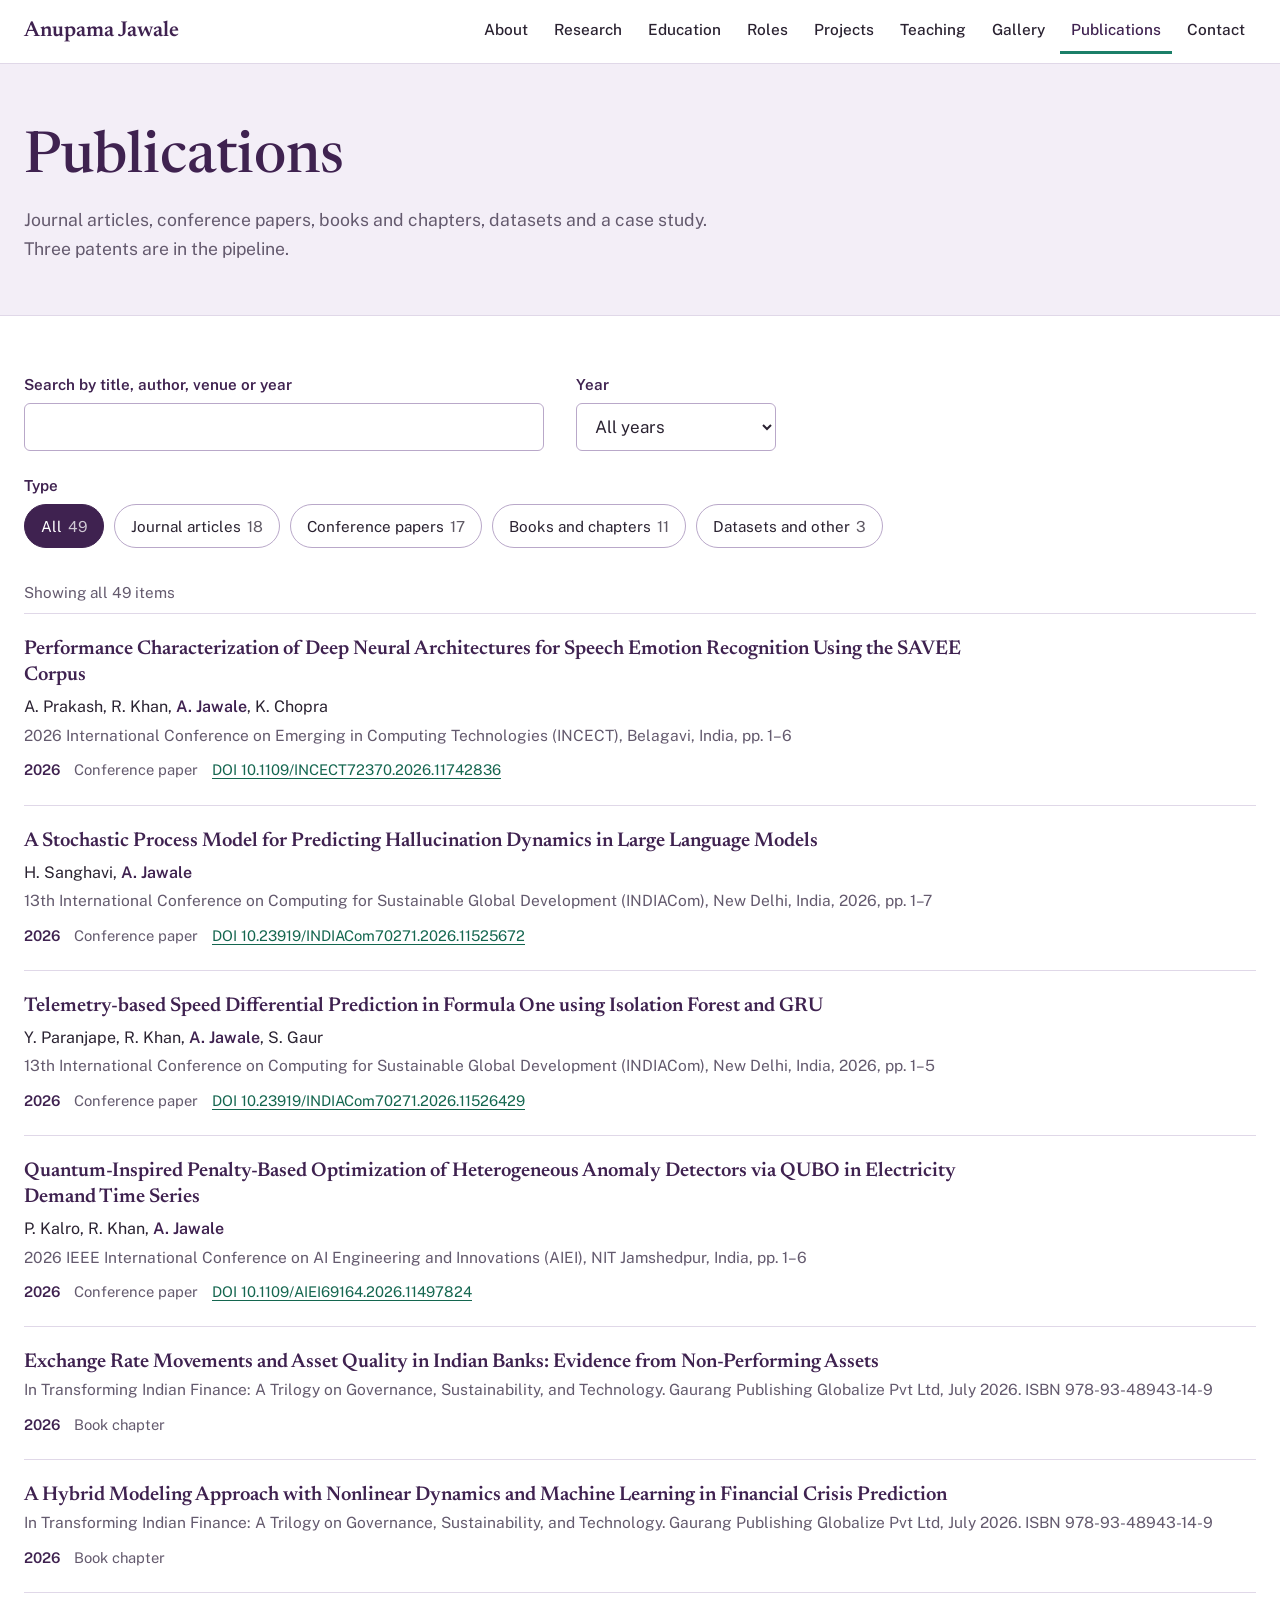
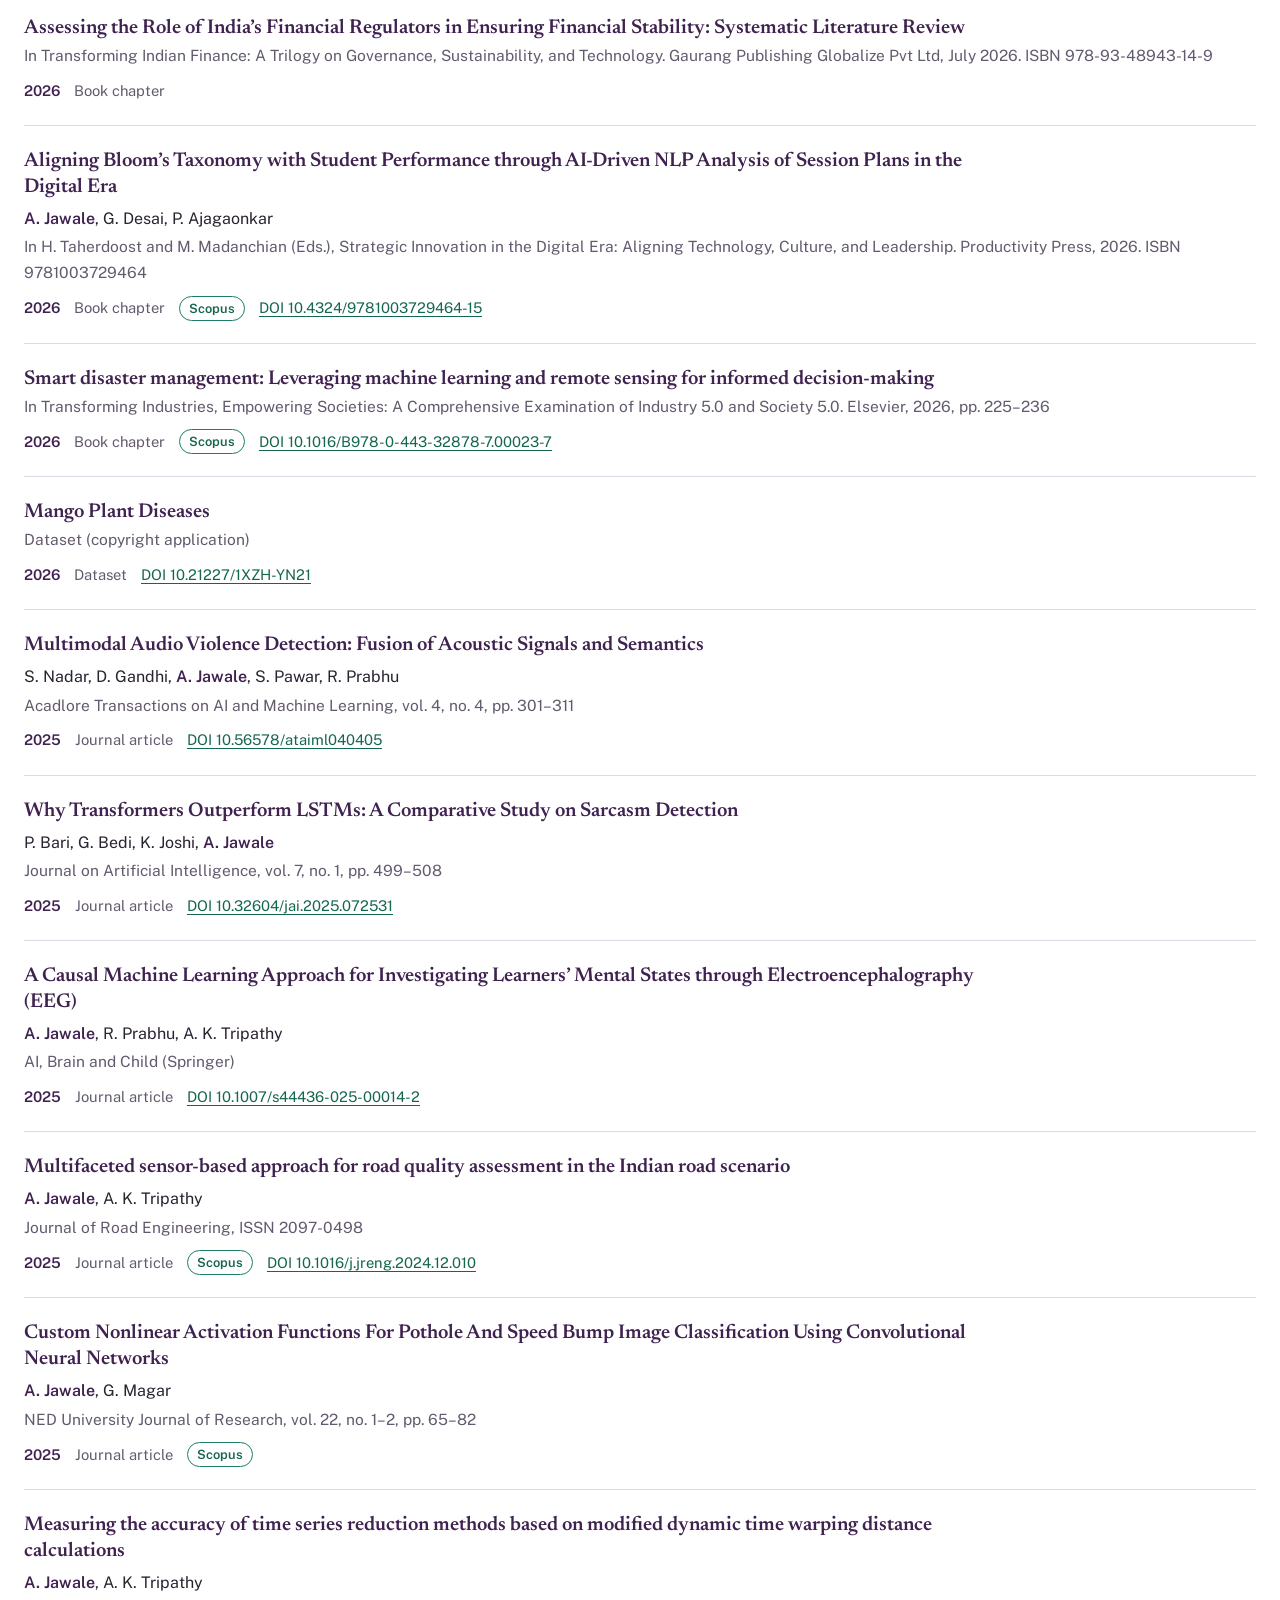
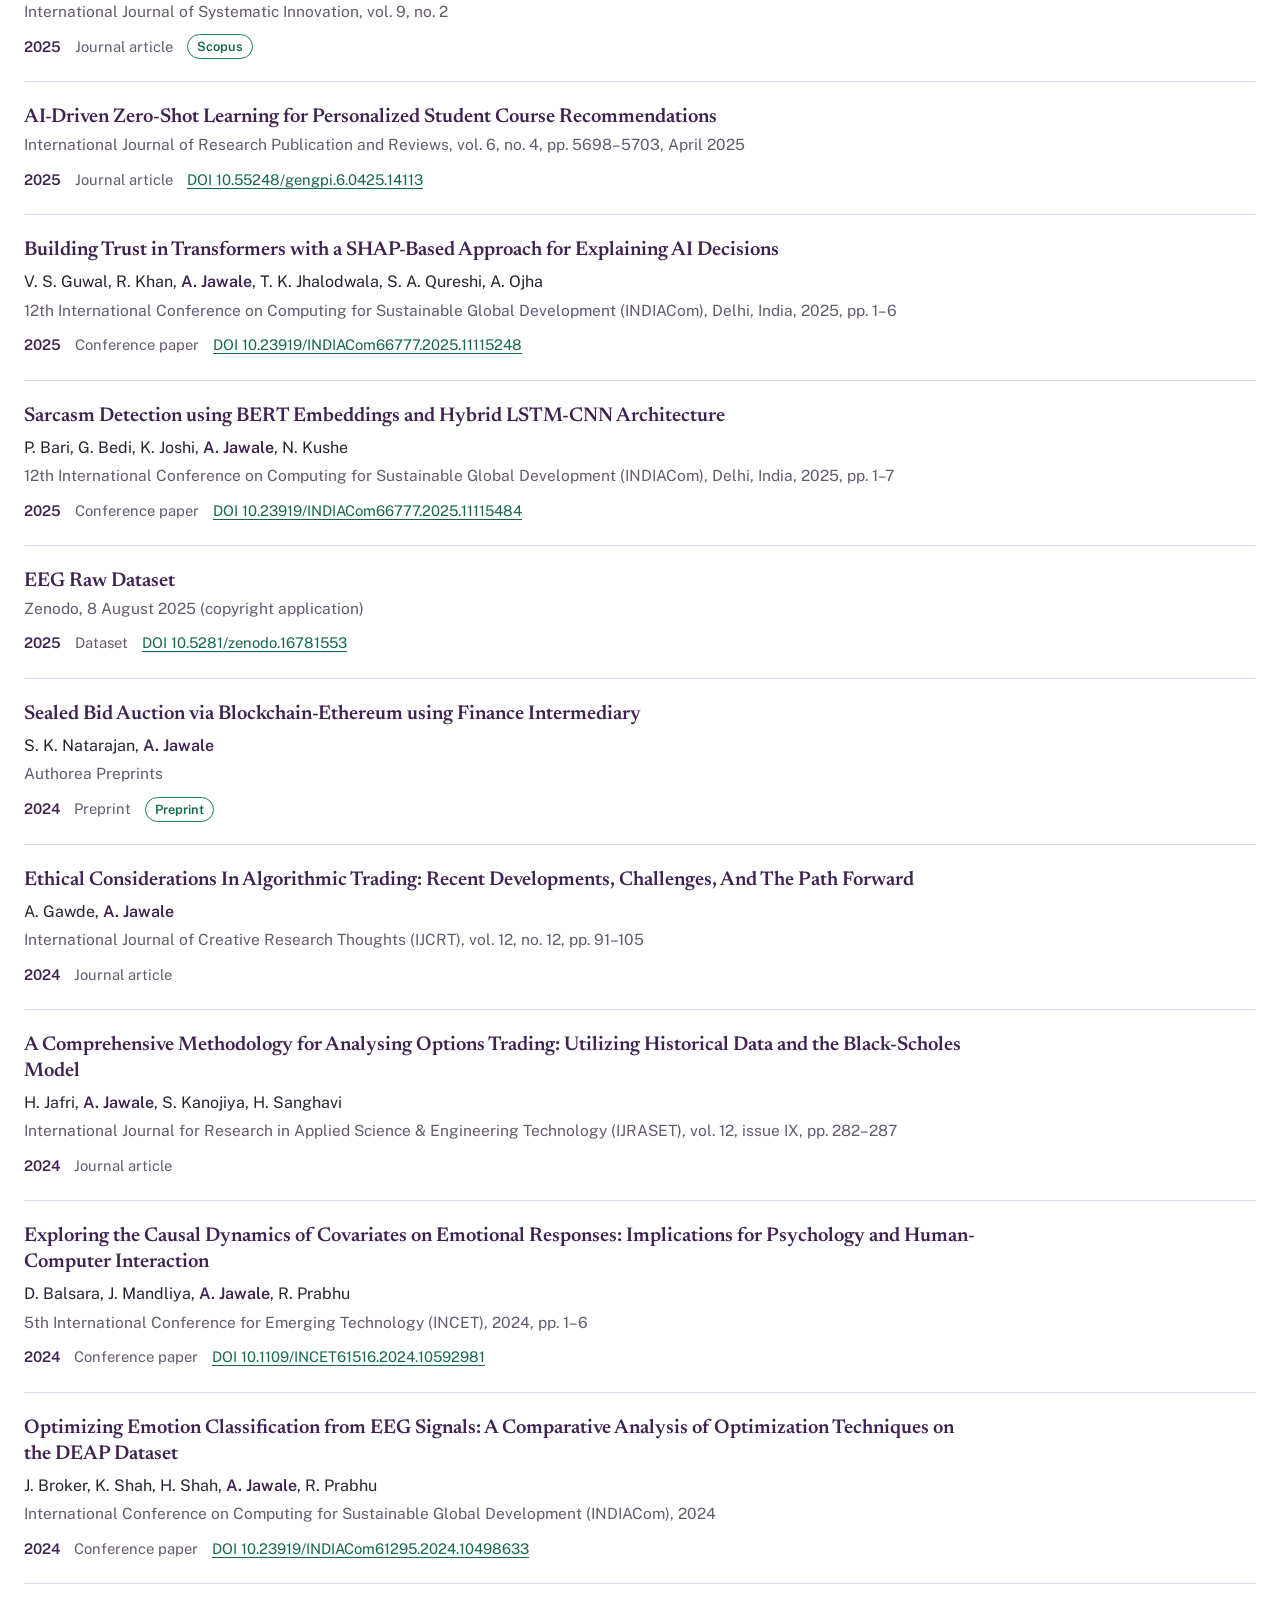
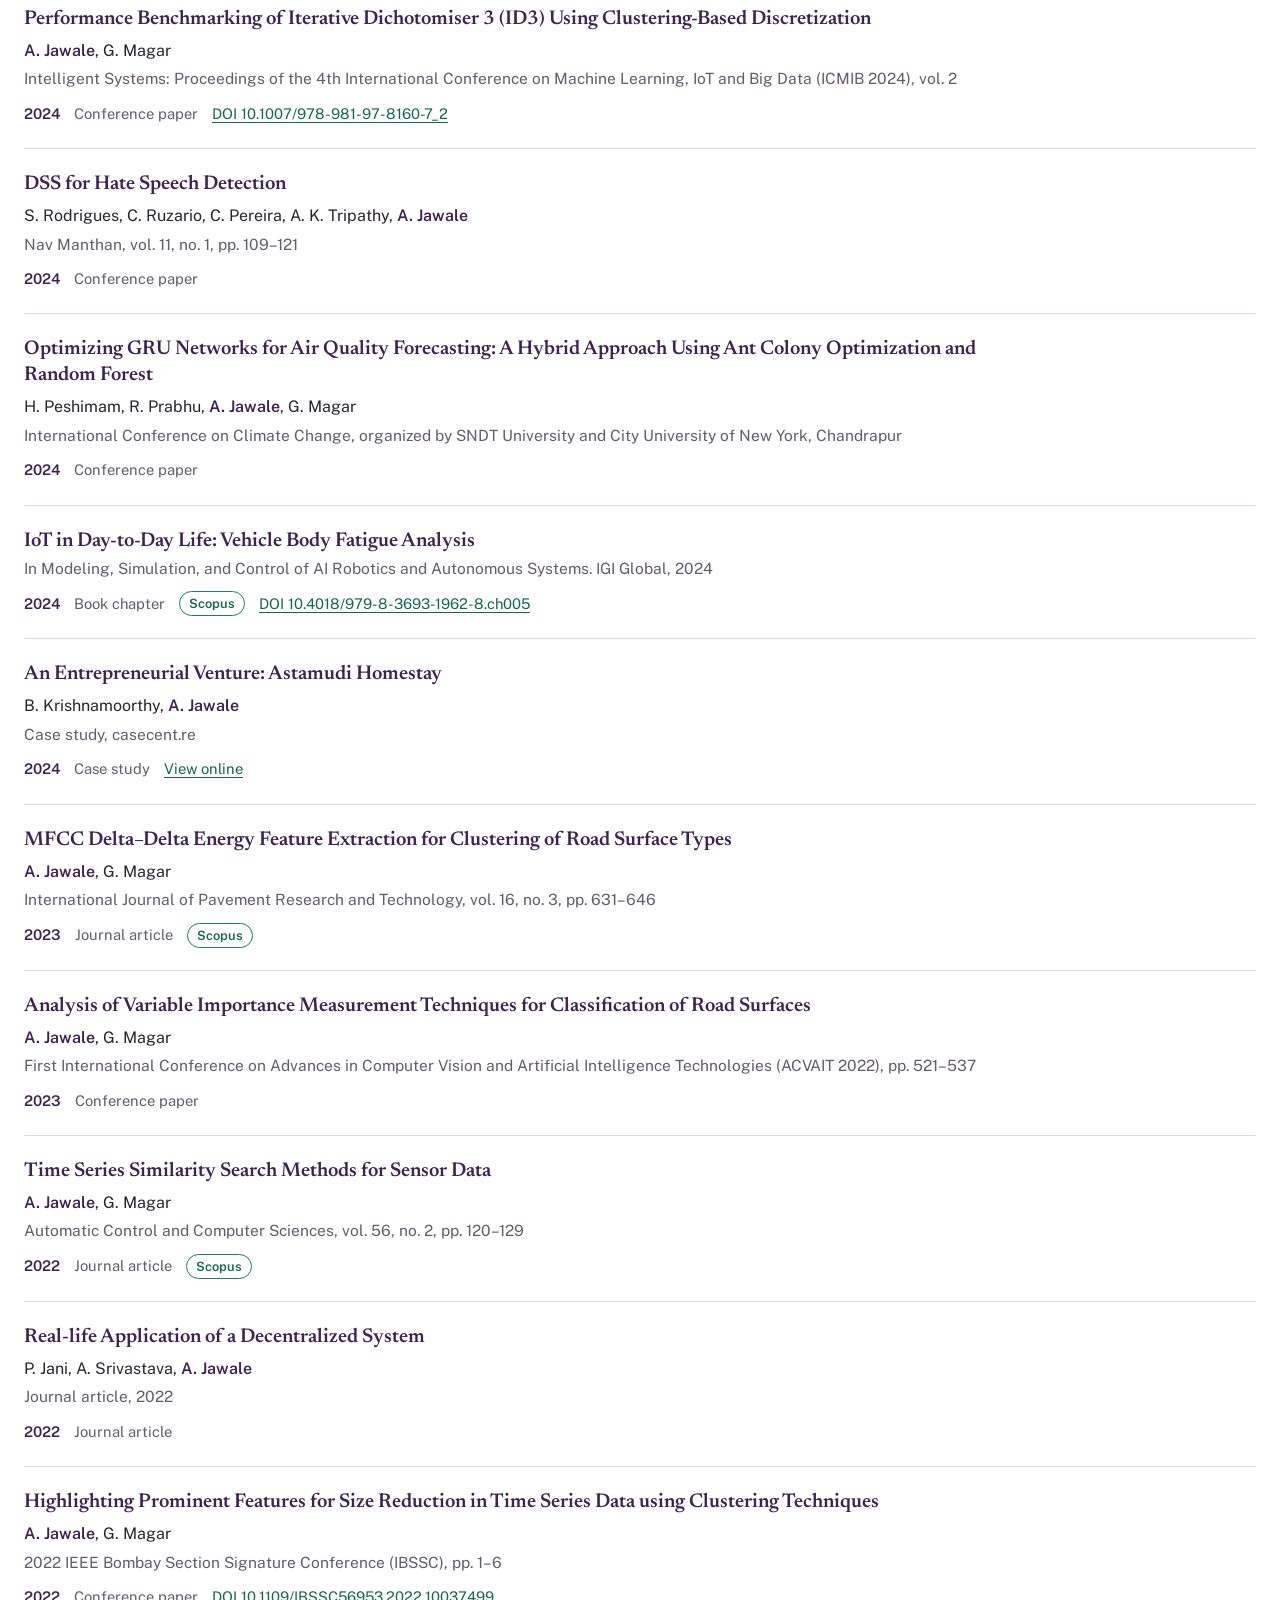
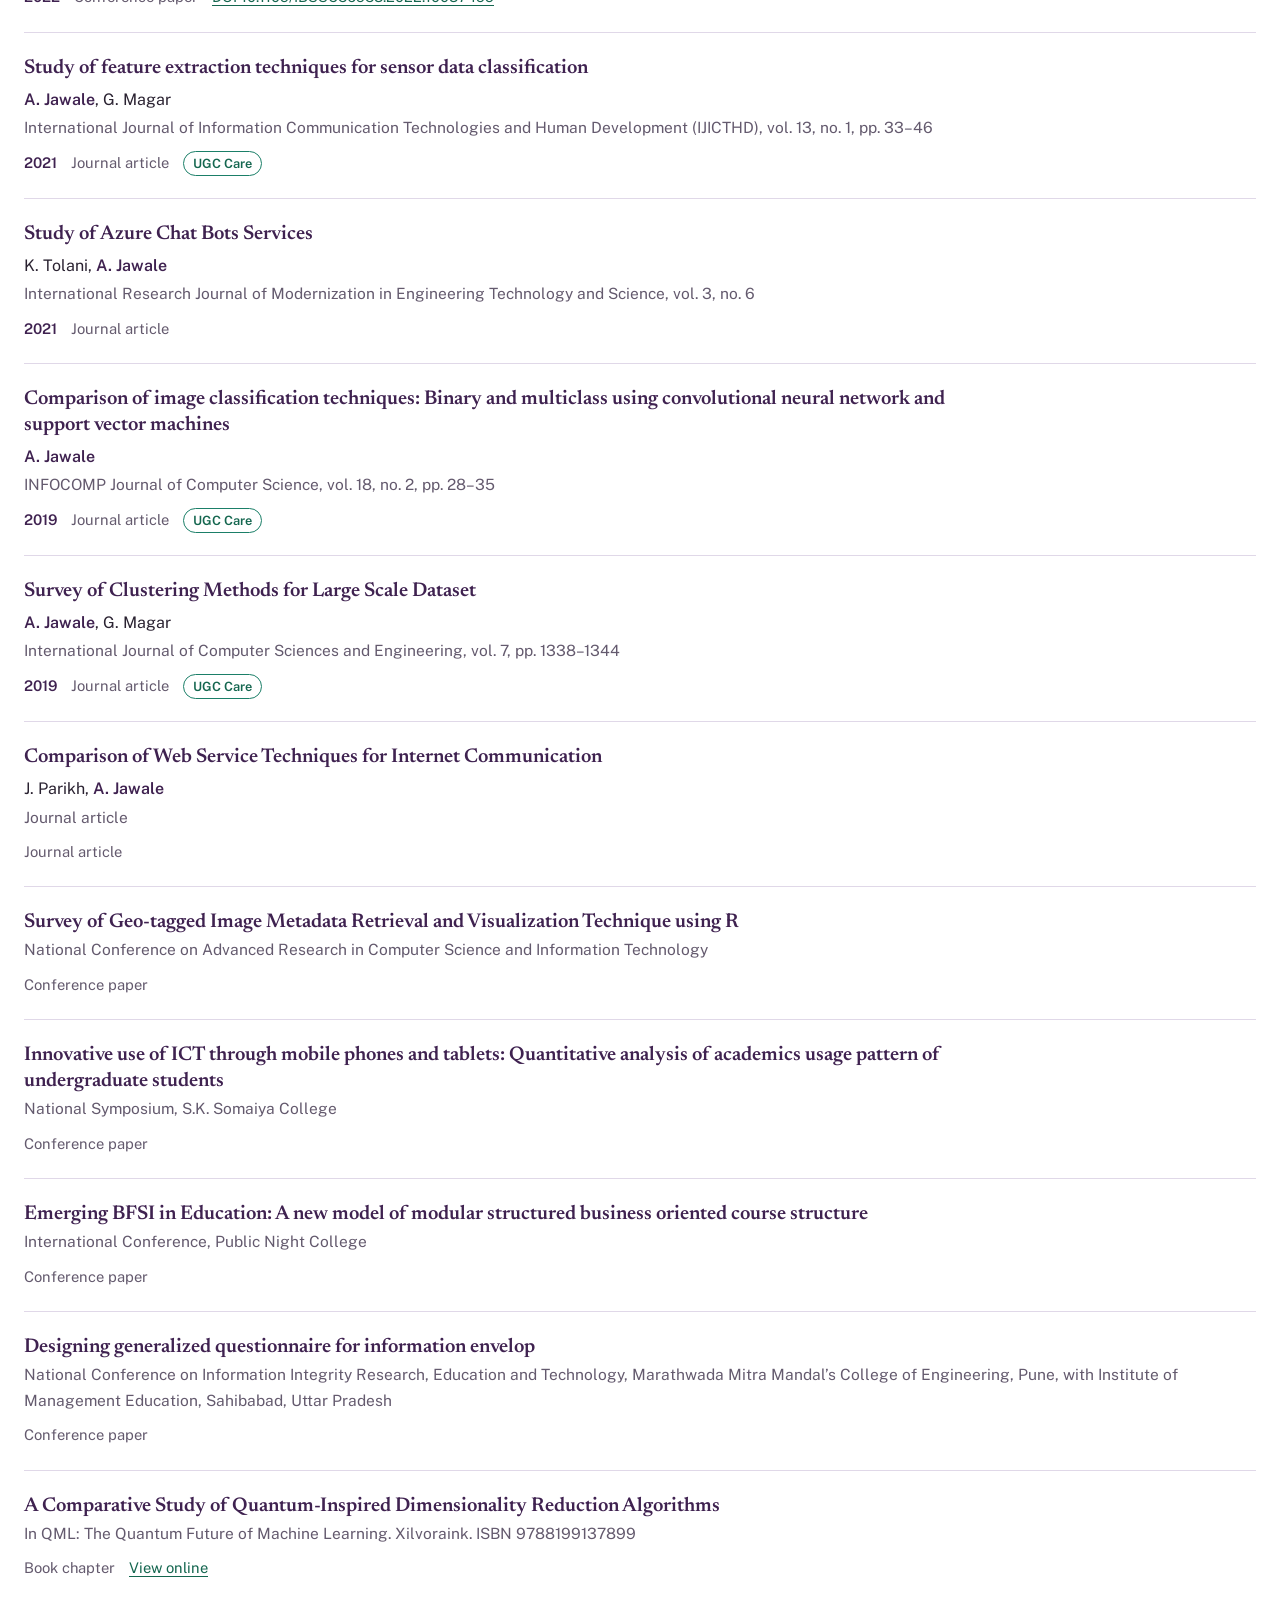
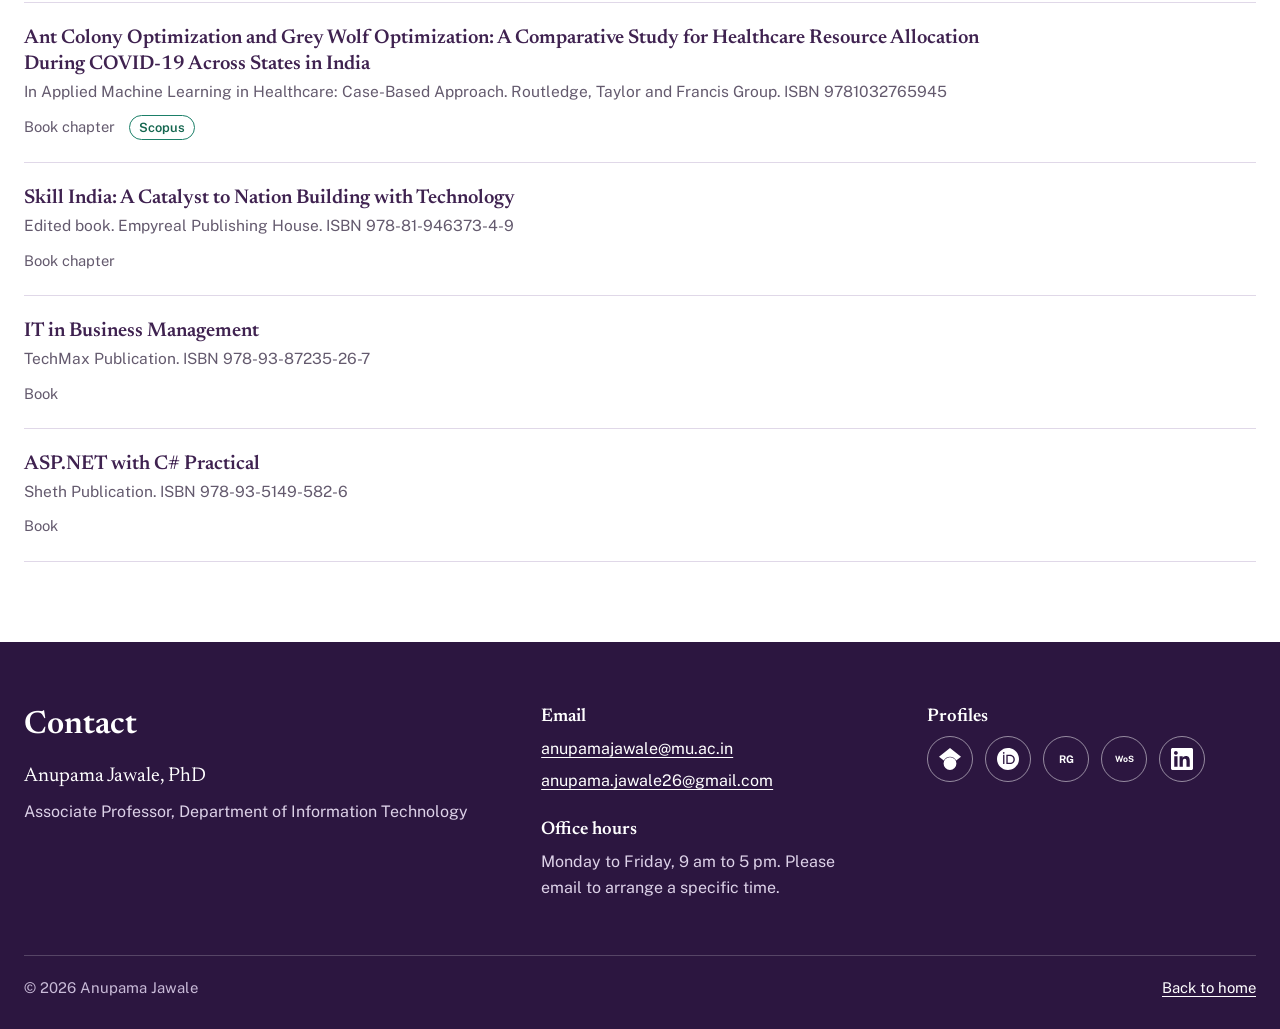
<file: publications.html>
<!DOCTYPE html>
<html lang="en">
<head>
  <meta charset="utf-8">
  <meta name="viewport" content="width=device-width, initial-scale=1">
  <meta name="format-detection" content="telephone=no">
  <meta name="color-scheme" content="light">
  <title>Publications | Anupama Jawale, PhD</title>
  <meta name="description" content="Journal articles, conference papers, books, chapters and datasets by Anupama Jawale, PhD, Associate Professor, University of Mumbai.">
  <meta property="og:type" content="website">
  <meta property="og:title" content="Publications | Anupama Jawale, PhD">
  <meta name="theme-color" content="#3f2250">
  <link rel="icon" href="data:image/svg+xml,%3Csvg xmlns='http://www.w3.org/2000/svg' viewBox='0 0 64 64'%3E%3Crect width='64' height='64' rx='10' fill='%233f2250'/%3E%3Cpath d='M6 36 Q16 12 24 34 T42 30 T58 24' fill='none' stroke='%232fb593' stroke-width='5' stroke-linecap='round'/%3E%3C/svg%3E">

  <link rel="preconnect" href="https://fonts.googleapis.com">
  <link rel="preconnect" href="https://fonts.gstatic.com" crossorigin>
  <link href="https://fonts.googleapis.com/css2?family=Newsreader:ital,opsz,wght@0,6..72,400;0,6..72,500;0,6..72,600;1,6..72,400&family=Public+Sans:wght@400;500;600&display=swap" rel="stylesheet">
  <link rel="stylesheet" href="css/style.css">
</head>
<body>
  <a class="skip-link" href="#main">Skip to main content</a>

  <header class="site-header">
    <div class="wrap header-inner">
      <a class="wordmark" href="index.html">Anupama Jawale</a>
      <button class="nav-toggle" type="button" aria-expanded="false" aria-controls="site-nav">Menu</button>
      <nav id="site-nav" class="site-nav" aria-label="Main">
        <ul>
          <li><a href="index.html#about">About</a></li>
          <li><a href="index.html#research">Research</a></li>
          <li><a href="index.html#education">Education</a></li>
          <li><a href="index.html#roles">Roles</a></li>
          <li><a href="index.html#projects">Projects</a></li>
          <li><a href="index.html#teaching">Teaching</a></li>
          <li><a href="index.html#gallery">Gallery</a></li>
          <li><a href="publications.html" aria-current="page">Publications</a></li>
          <li><a href="#contact">Contact</a></li>
        </ul>
      </nav>
    </div>
  </header>

  <main id="main">
    <section class="page-head" aria-labelledby="page-title">
      <div class="wrap">
        <h1 id="page-title">Publications</h1>
        <p>Journal articles, conference papers, books and chapters, datasets and a case study. Three patents are in the pipeline.</p>
      </div>
    </section>

    <section class="section section--white" style="padding-top: 24px;" aria-label="Publication list">
      <div class="wrap">
        <div class="controls">
          <div class="control-row">
            <label class="search-field" style="flex: 1 1 320px;">
              <span>Search by title, author, venue or year</span>
              <input type="search" id="pub-search" autocomplete="off">
            </label>
            <label class="year-field">
              <span>Year</span>
              <select id="pub-year"></select>
            </label>
          </div>
          <fieldset class="type-filter">
            <legend>Type</legend>
            <div id="pub-types" style="display: flex; flex-wrap: wrap; gap: 10px;"></div>
          </fieldset>
        </div>

        <p class="result-count" id="pub-count" aria-live="polite"></p>

        <ul class="pub-list" id="pub-list"></ul>

        <div class="empty" id="pub-empty" hidden>
          <p>No publications match your search. Clear the search or choose a different type or year.</p>
          <button type="button" id="pub-reset">Clear search and filters</button>
        </div>

        <noscript><p>Please turn on JavaScript to see the publication list.</p></noscript>
      </div>
    </section>
  </main>

  <footer class="site-footer" id="contact" aria-labelledby="contact-title">
    <div class="wrap">
      <div class="footer-grid">
        <div>
          <h2 class="footer-title" id="contact-title">Contact</h2>
          <p class="footer-name">Anupama Jawale, PhD</p>
          <p class="footer-role">Associate Professor, Department of Information Technology</p>
        </div>

        <div>
          <div class="footer-group">
            <h3>Email</h3>
            <p><a href="#contact" data-email="anupamajawale|mu.ac.in">anupamajawale [at] mu.ac.in</a></p>
            <p><a href="#contact" data-email="anupama.jawale26|gmail.com">anupama.jawale26 [at] gmail.com</a></p>
            <noscript><p>Replace “[at]” with “@” to use these addresses.</p></noscript>
          </div>
          <div class="footer-group">
            <h3>Office hours</h3>
            <p>Monday to Friday, 9 am to 5 pm. Please email to arrange a specific time.</p>
          </div>
        </div>

        <div>
          <h3>Profiles</h3>
          <ul class="social">
            <li><a class="social-link" href="https://scholar.google.com/citations?user=11e0JEEAAAAJ&amp;hl=en" target="_blank" rel="noopener" aria-label="Google Scholar" title="Google Scholar"><svg viewBox="0 0 24 24" aria-hidden="true" focusable="false"><path d="M5.242 13.769L0 9.5 12 0l12 9.5-5.242 4.269C17.548 11.249 14.978 9.5 12 9.5c-2.977 0-5.548 1.748-6.758 4.269zM12 10a7 7 0 1 0 0 14 7 7 0 0 0 0-14z"/></svg></a></li>
            <li><a class="social-link" href="https://orcid.org/0000-0002-9982-5218" target="_blank" rel="noopener" aria-label="ORCID" title="ORCID"><svg viewBox="0 0 24 24" aria-hidden="true" focusable="false"><path d="M12 0C5.372 0 0 5.372 0 12s5.372 12 12 12 12-5.372 12-12S18.628 0 12 0zM7.369 4.378c.525 0 .947.431.947.947s-.422.947-.947.947a.95.95 0 0 1-.947-.947c0-.525.422-.947.947-.947zm-.722 3.038h1.444v10.041H6.647V7.416zm3.562 0h3.9c3.712 0 5.344 2.653 5.344 5.025 0 2.578-2.016 5.025-5.325 5.025h-3.919V7.416zm1.444 1.303v7.444h2.297c3.272 0 4.022-2.484 4.022-3.722 0-2.016-1.284-3.722-4.097-3.722h-2.222z"/></svg></a></li>
            <li><a class="social-link" href="https://www.researchgate.net/profile/Anupama-Jawale" target="_blank" rel="noopener" aria-label="ResearchGate" title="ResearchGate"><svg viewBox="0 0 24 24" aria-hidden="true" focusable="false"><text x="12" y="16" text-anchor="middle" font-family="Public Sans, Arial, sans-serif" font-weight="700" font-size="11.5" fill="currentColor">RG</text></svg></a></li>
            <li><a class="social-link" href="https://www.webofscience.com/wos/author/record/HNS-9289-2023" target="_blank" rel="noopener" aria-label="Web of Science" title="Web of Science"><svg viewBox="0 0 24 24" aria-hidden="true" focusable="false"><text x="12" y="15.5" text-anchor="middle" font-family="Public Sans, Arial, sans-serif" font-weight="700" font-size="9.5" fill="currentColor">WoS</text></svg></a></li>
            <li><a class="social-link" href="https://www.linkedin.com/in/dr-anupama-jawale/" target="_blank" rel="noopener" aria-label="LinkedIn" title="LinkedIn"><svg viewBox="0 0 24 24" aria-hidden="true" focusable="false"><path d="M20.447 20.452h-3.554v-5.569c0-1.328-.027-3.037-1.852-3.037-1.853 0-2.136 1.445-2.136 2.939v5.667H9.351V9h3.414v1.561h.046c.477-.9 1.637-1.85 3.37-1.85 3.601 0 4.267 2.37 4.267 5.455v6.286zM5.337 7.433c-1.144 0-2.063-.926-2.063-2.065 0-1.138.92-2.063 2.063-2.063 1.14 0 2.064.925 2.064 2.063 0 1.139-.925 2.065-2.064 2.065zm1.782 13.019H3.555V9h3.564v11.452zM22.225 0H1.771C.792 0 0 .774 0 1.729v20.542C0 23.227.792 24 1.771 24h20.451C23.2 24 24 23.227 24 22.271V1.729C24 .774 23.2 0 22.222 0h.003z"/></svg></a></li>
          </ul>
        </div>
      </div>

      <div class="footer-bottom">
        <p>&copy; <span id="year">2026</span> Anupama Jawale</p>
        <p><a href="index.html">Back to home</a></p>
      </div>
    </div>
  </footer>

  <script src="js/publications-data.js"></script>
  <script src="js/main.js"></script>
  <script src="js/publications.js"></script>
</body>
</html>
</file>
<file: css/style.css>
/* ==========================================================================
   Anupama Jawale – academic website
   Palette:  plum #3F2250, jade #1B7F68, lilac tint #F3EEF7, white
   Type:     Newsreader (headings), Public Sans (body)
   ========================================================================== */

:root {
  color-scheme: light; /* stops phones from auto-darkening the page */
  --plum: #3f2250;
  --plum-deep: #2c1640;
  --jade: #1b7f68;
  --jade-dark: #14664f;
  --jade-tint: #e2f3ee;
  --tint: #f3eef7;
  --paper: #f8f6fb;
  --white: #ffffff;
  --ink: #2a2231;
  --muted: #645a6e;
  --line: #e0d8e8;
  --focus: #5a2d82;

  --serif: "Newsreader", Georgia, "Times New Roman", serif;
  --sans: "Public Sans", system-ui, -apple-system, "Segoe UI", Roboto, Arial, sans-serif;
  --wrap: 1280px;
  --header-h: 64px;
}

*, *::before, *::after { box-sizing: border-box; }

html {
  scroll-behavior: smooth;
  scroll-padding-top: calc(var(--header-h) + 16px);
  -webkit-text-size-adjust: 100%;
}

@media (prefers-reduced-motion: reduce) {
  html { scroll-behavior: auto; }
}

body {
  margin: 0;
  font-family: var(--sans);
  font-size: 1.0625rem;
  line-height: 1.65;
  color: var(--ink);
  background: var(--paper);
}

img { display: block; max-width: 100%; }

h1, h2, h3, h4 {
  margin: 0;
  font-family: var(--serif);
  color: var(--plum);
  line-height: 1.2;
}

p { margin: 0 0 1em; }

a { color: var(--jade-dark); text-underline-offset: 0.2em; }
a:hover { color: var(--plum); }

:focus-visible {
  outline: 3px solid var(--focus);
  outline-offset: 3px;
  border-radius: 2px;
}
.site-footer :focus-visible { outline-color: #7fd6bf; }

.skip-link {
  position: absolute;
  left: -999px;
  top: 8px;
  z-index: 100;
  padding: 10px 16px;
  background: var(--white);
  color: var(--plum);
  font-weight: 600;
}
.skip-link:focus { left: 8px; }

/* Wider reading area: 48px gutters on desktop, 32px on phones */
.wrap { width: min(var(--wrap), 100% - 48px); margin-inline: auto; }
@media (max-width: 600px) {
  .wrap { width: calc(100% - 32px); }
}

/* ---------- Header ---------- */

.site-header {
  position: sticky;
  top: 0;
  z-index: 50;
  height: var(--header-h);
  background: rgba(255, 255, 255, 0.96);
  border-bottom: 1px solid var(--line);
  -webkit-backdrop-filter: blur(6px);
  backdrop-filter: blur(6px);
}

.header-inner {
  display: flex;
  align-items: center;
  justify-content: space-between;
  height: 100%;
}

.wordmark {
  font-family: var(--serif);
  font-size: 1.35rem;
  font-weight: 600;
  color: var(--plum);
  text-decoration: none;
}
.wordmark:hover { color: var(--jade-dark); }

.site-nav ul {
  display: flex;
  gap: 4px;
  margin: 0;
  padding: 0;
  list-style: none;
}

.site-nav a {
  display: block;
  padding: 8px 11px;
  font-size: 0.96rem;
  font-weight: 500;
  color: var(--ink);
  text-decoration: none;
  border-bottom: 3px solid transparent;
}
.site-nav a:hover { color: var(--jade-dark); }
.site-nav a[aria-current] {
  color: var(--plum);
  border-bottom-color: var(--jade);
}

.nav-toggle {
  display: none;
  padding: 8px 14px;
  font: inherit;
  font-size: 0.95rem;
  font-weight: 500;
  color: var(--plum);
  background: transparent;
  border: 1px solid #c9bcd6;
  border-radius: 6px;
  cursor: pointer;
}

@media (max-width: 1080px) {
  .nav-toggle { display: block; }
  .site-nav {
    display: none;
    position: absolute;
    top: 100%;
    left: 0;
    right: 0;
    padding: 8px 24px 16px;
    background: var(--white);
    border-bottom: 1px solid var(--line);
  }
  .site-nav.open { display: block; }
  .site-nav ul { flex-direction: column; gap: 0; }
  .site-nav a { padding: 12px 0; border-bottom: 1px solid var(--line); }
  .site-nav a[aria-current] { border-bottom-color: var(--jade); }
}

/* ---------- Hero (light, high contrast) ---------- */

.hero {
  position: relative;
  overflow: hidden;
  padding-top: 64px;
  color: var(--ink);
  background: var(--tint);
  border-bottom: 1px solid var(--line);
}

.hero-inner {
  display: grid;
  grid-template-columns: auto 1fr;
  column-gap: 5cm; /* at least 5 cm between the photo and the text */
  row-gap: 40px;
  align-items: center;
  padding-bottom: 44px;
}

.hero h1 {
  margin-bottom: 18px;
  font-size: clamp(2.9rem, 6.5vw, 5.25rem);
  font-weight: 500;
  line-height: 1.02;
  letter-spacing: -0.01em;
  color: var(--plum);
}

.hero-role { margin: 0 0 4px; font-size: 1.25rem; font-weight: 500; color: var(--ink); }
.hero-affil { margin: 0; font-size: 1.05rem; color: var(--muted); }
.hero-affil a { color: var(--jade-dark); font-weight: 500; }
.hero-affil a:hover { color: var(--plum); }

.pill-row {
  display: flex;
  flex-wrap: wrap;
  gap: 10px;
  margin: 0;
  padding: 0;
  list-style: none;
}

.pill {
  display: inline-block;
  padding: 9px 18px;
  font-size: 0.97rem;
  font-weight: 500;
  color: var(--plum);
  text-decoration: none;
  background: var(--white);
  border: 1px solid #b9a8c9;
  border-radius: 999px;
}
.pill:hover { color: var(--white); background: var(--plum); border-color: var(--plum); }

.portrait {
  position: relative;
  width: clamp(240px, 26vw, 340px);
  aspect-ratio: 1 / 1;
  overflow: hidden;
  background: #e4d9ee;
  border: 1px solid #cdbddb;
  border-radius: 8px;
}
.portrait img {
  position: absolute;
  top: 0;
  right: 0;
  bottom: 0;
  left: 0;
  width: 100%;
  height: 100%;
  object-fit: cover;
}
.portrait .monogram {
  position: absolute;
  top: 0;
  right: 0;
  bottom: 0;
  left: 0;
  display: grid;
  place-items: center;
  font-family: var(--serif);
  font-size: 5.5rem;
  color: var(--plum);
}

.signal {
  display: block;
  width: 100%;
  height: 150px;
  border-top: 1px solid var(--line);
}

/* Narrow screens: the photo sits above the text */
@media (max-width: 900px) {
  .hero { padding-top: 40px; }
  .hero-inner { grid-template-columns: 1fr; row-gap: 28px; }
  .portrait { width: min(240px, 70vw); }
  .signal { height: 110px; }
}

.hero .pill-row { margin-top: 28px; }

/* ---------- Sections (headings sit above their content) ---------- */

.section { padding: 80px 0; }
.section--white { background: var(--white); }

.section-title {
  display: flex;
  align-items: center;
  gap: 24px;
  margin-bottom: 36px;
  font-size: clamp(1.9rem, 3.2vw, 2.5rem);
  font-weight: 600;
}
.section-title::after {
  content: "";
  flex: 1;
  height: 2px;
  background: var(--line);
}

@media (max-width: 700px) {
  .section { padding: 56px 0; }
  .section-title { margin-bottom: 26px; gap: 16px; }
}

.subhead {
  margin: 44px 0 16px;
  font-size: 1.4rem;
  font-weight: 600;
}
.subhead:first-child { margin-top: 0; }

/* About: one highlighted paragraph beside two normal ones, all the same size */

.about-grid {
  display: grid;
  grid-template-columns: 1fr 1fr;
  gap: 28px 48px;
  align-items: start;
}
.about-grid p:last-child { margin-bottom: 0; }

.callout {
  padding: 24px 28px;
  background: var(--tint);
  border-left: 5px solid var(--jade);
  border-radius: 0 8px 8px 0;
}
.callout p { margin: 0; }

@media (max-width: 860px) {
  .about-grid { grid-template-columns: 1fr; }
}

/* Research interests and expertise */

.interest-list {
  display: grid;
  grid-template-columns: repeat(2, 1fr);
  gap: 20px 32px;
  margin: 0;
  padding: 0;
  list-style: none;
}
.interest-list li {
  padding: 6px 0 6px 20px;
  font-family: var(--serif);
  font-size: 1.55rem;
  line-height: 1.3;
  color: var(--plum);
  border-left: 4px solid var(--jade);
}

.chips {
  display: flex;
  flex-wrap: wrap;
  gap: 10px;
  margin: 0;
  padding: 0;
  list-style: none;
}
.chips li {
  padding: 7px 16px;
  font-size: 1rem;
  background: var(--white);
  border: 1px solid #cdbddb;
  border-radius: 999px;
}

@media (max-width: 620px) {
  .interest-list { grid-template-columns: 1fr; }
}

/* Education timeline (newest first) */

.timeline { margin: 0; padding: 0; list-style: none; }
.timeline li {
  display: grid;
  grid-template-columns: 130px 1fr;
  gap: 24px;
}
.timeline .year {
  padding-top: 1px;
  font-family: var(--serif);
  font-size: 1.3rem;
  font-weight: 600;
  color: var(--jade-dark);
}
.timeline .entry {
  position: relative;
  padding: 0 0 32px 30px;
  border-left: 2px solid var(--line);
}
.timeline .entry::before {
  content: "";
  position: absolute;
  left: -8px;
  top: 0.5em;
  width: 14px;
  height: 14px;
  background: var(--white);
  border: 3px solid var(--jade);
  border-radius: 50%;
}
.timeline li:last-child .entry { padding-bottom: 0; }
.timeline h3 { margin-bottom: 2px; font-size: 1.3rem; font-weight: 600; }
.timeline .where { margin: 0; color: var(--muted); }
.timeline .note { margin: 8px 0 0; max-width: 70ch; }

@media (max-width: 620px) {
  .timeline li { grid-template-columns: 74px 1fr; gap: 14px; }
}

/* Roles: four blocks */

.roles {
  display: grid;
  grid-template-columns: repeat(2, 1fr);
  gap: 28px;
}
.role-block {
  padding: 28px 30px 20px;
  background: var(--white);
  border: 1px solid var(--line);
  border-top: 5px solid var(--jade);
  border-radius: 8px;
}
.role-block h3 { margin-bottom: 14px; font-size: 1.4rem; font-weight: 600; }

.plain-list { margin: 0; padding: 0; list-style: none; }
.plain-list li { padding: 12px 0; border-top: 1px solid var(--line); }
.plain-list .sub { display: block; font-size: 0.97rem; color: var(--muted); }

@media (max-width: 760px) {
  .roles { grid-template-columns: 1fr; }
}

/* Projects */

.project { padding: 24px 0; border-top: 1px solid var(--line); }
.project:last-child { border-bottom: 1px solid var(--line); }
.project h3 { max-width: 52ch; font-size: 1.45rem; font-weight: 500; }
.project .status { margin: 8px 0 0; font-size: 1rem; color: var(--muted); }
.project .status strong { color: var(--jade-dark); font-weight: 600; }

/* Teaching: tabs and rows */

.tablist {
  display: none;
  flex-wrap: wrap;
  gap: 4px 32px;
  margin: 0 0 4px;
  border-bottom: 2px solid var(--line);
}
.is-tabbed .tablist { display: flex; }

.tab {
  display: inline-flex;
  align-items: baseline;
  gap: 8px;
  margin-bottom: -2px;
  padding: 10px 2px 12px;
  font-family: var(--serif);
  font-size: 1.4rem;
  font-weight: 600;
  color: var(--muted);
  background: none;
  border: 0;
  border-bottom: 4px solid transparent;
  cursor: pointer;
}
.tab:hover { color: var(--plum); }
.tab[aria-selected="true"] { color: var(--plum); border-bottom-color: var(--jade); }
.tab .count { font-family: var(--sans); font-size: 0.85rem; font-weight: 600; color: var(--jade-dark); }

.panel-title { margin: 44px 0 4px; font-size: 1.4rem; font-weight: 600; }
.panel-title:first-child { margin-top: 0; }
.is-tabbed .panel-title { display: none; }

.rows { margin: 0; padding: 0; list-style: none; }
.row {
  display: grid;
  grid-template-columns: 210px 1fr;
  gap: 8px 36px;
  padding: 26px 0;
  border-bottom: 1px solid var(--line);
}
.row-meta { display: flex; flex-direction: column; gap: 2px; }
.row-role { font-size: 0.92rem; font-weight: 600; color: var(--jade-dark); }
.row-date { font-size: 1rem; font-weight: 600; color: var(--plum); }
.row h4 { margin-bottom: 6px; font-size: 1.4rem; font-weight: 600; line-height: 1.3; }
.row p { max-width: 80ch; margin: 0; }

@media (max-width: 760px) {
  .row { grid-template-columns: 1fr; gap: 6px; padding: 22px 0; }
  .row-meta { flex-direction: row; flex-wrap: wrap; gap: 4px 14px; }
  .tablist { gap: 2px 20px; }
  .tab { font-size: 1.1rem; }
}

/* ---------- Gallery: cork board ---------- */

.board {
  position: relative;
  padding: clamp(28px, 4.5vw, 64px) clamp(18px, 4vw, 56px);
  background-color: #3f8566;
  background-image:
    radial-gradient(rgba(255, 255, 255, 0.10) 1.2px, transparent 1.6px),
    radial-gradient(rgba(0, 0, 0, 0.16) 1.4px, transparent 1.8px),
    radial-gradient(rgba(0, 0, 0, 0.10) 2px, transparent 2.5px);
  background-size: 11px 13px, 17px 15px, 29px 31px;
  background-position: 0 0, 5px 7px, 13px 3px;
  border: 14px solid #7b4d2a;
  border-radius: 6px;
  box-shadow:
    inset 0 0 0 2px rgba(0, 0, 0, 0.28),
    inset 0 8px 28px rgba(0, 0, 0, 0.35),
    0 12px 32px rgba(44, 22, 64, 0.22);
}
.board::before {
  content: "";
  position: absolute;
  top: 0;
  right: 0;
  bottom: 0;
  left: 0;
  pointer-events: none;
  opacity: 0.5;
  mix-blend-mode: multiply;
  background-image: url("data:image/svg+xml,%3Csvg xmlns='http://www.w3.org/2000/svg' width='220' height='220'%3E%3Cfilter id='n'%3E%3CfeTurbulence type='fractalNoise' baseFrequency='.9' numOctaves='2' stitchTiles='stitch'/%3E%3CfeColorMatrix values='0 0 0 0 0 0 0 0 0 0 0 0 0 0 0 0 0 0 .55 0'/%3E%3C/filter%3E%3Crect width='100%25' height='100%25' filter='url(%23n)'/%3E%3C/svg%3E");
}

.pins {
  position: relative;
  display: grid;
  grid-template-columns: repeat(4, 1fr);
  gap: 46px 32px;
  margin: 0;
  padding: 0;
  list-style: none;
}

.pin {
  --tilt: 0deg;
  --pin: #d9473f;
  position: relative;
  transform: rotate(var(--tilt));
  transition: transform 0.2s ease;
}
.pin:nth-child(6n+1) { --tilt: -2.5deg; }
.pin:nth-child(6n+2) { --tilt: 2deg; margin-top: 14px; }
.pin:nth-child(6n+3) { --tilt: -1deg; }
.pin:nth-child(6n+4) { --tilt: 3deg; margin-top: 10px; }
.pin:nth-child(6n+5) { --tilt: -3deg; }
.pin:nth-child(6n+6) { --tilt: 1.5deg; margin-top: 16px; }
.pin:nth-child(3n+2) { --pin: #f2c230; }
.pin:nth-child(3n+3) { --pin: #4b8fd9; }

@media (hover: hover) {
  .pin:hover { z-index: 3; transform: rotate(0deg) scale(1.05); }
}
@supports selector(:has(*)) {
  .pin:has(.pin-btn:focus-visible) { z-index: 3; transform: rotate(0deg) scale(1.05); }
}

.pin-btn {
  position: relative;
  display: block;
  width: 100%;
  padding: 10px 10px 0;
  font: inherit;
  color: var(--plum);
  text-align: center;
  background: #fff;
  border: 0;
  cursor: zoom-in;
  box-shadow: 0 8px 14px rgba(0, 0, 0, 0.38), 0 1px 2px rgba(0, 0, 0, 0.4);
}
.pin-btn::before {
  content: "";
  position: absolute;
  top: -10px;
  left: 50%;
  z-index: 2;
  width: 18px;
  height: 18px;
  margin-left: -9px;
  background: radial-gradient(circle at 35% 30%, #fff 0 12%, var(--pin) 14% 100%);
  border-radius: 50%;
  box-shadow: 0 3px 4px rgba(0, 0, 0, 0.45);
}
.pin-btn:focus-visible { outline: 3px solid #ffe08a; outline-offset: 4px; }
.pin-btn img {
  width: 100%;
  aspect-ratio: 1 / 1;
  object-fit: cover;
  background: #e8e1ee;
}
.pin-cap {
  display: block;
  min-height: 40px;
  padding: 8px 4px 10px;
  font-family: var(--serif);
  font-size: 1rem;
  font-style: italic;
  line-height: 1.25;
}

@media (prefers-reduced-motion: reduce) {
  .pin { transition: none; }
}

@media (max-width: 1100px) {
  .pins { grid-template-columns: repeat(3, 1fr); }
}
@media (max-width: 760px) {
  .board { border-width: 10px; }
  .pins { grid-template-columns: repeat(2, 1fr); gap: 36px 18px; }
  .pin-btn { padding: 8px 8px 0; }
}

/* Photo viewer */

.lightbox:not([open]) { display: none; }
.lightbox {
  position: fixed;
  top: 0;
  left: 0;
  z-index: 1000;
  width: 100vw;
  max-width: 100vw;
  height: 100vh;
  height: 100dvh;
  max-height: 100dvh;
  margin: 0;
  padding: 0;
  color: #fff;
  background: rgba(24, 10, 36, 0.94);
  border: 0;
}
.lightbox[open] { display: grid; place-items: center; }
.lightbox::backdrop { background: rgba(24, 10, 36, 0.94); }
.lightbox figure { margin: 0; text-align: center; }
.lightbox img {
  display: block;
  max-width: min(92vw, 1200px);
  max-height: 78vh;
  max-height: 78dvh;
  margin: 0 auto;
  object-fit: contain;
  box-shadow: 0 10px 40px rgba(0, 0, 0, 0.5);
}
.lightbox figcaption { margin-top: 14px; font-size: 1.05rem; color: #eee6f4; }
.lb-count { display: block; margin-top: 2px; font-size: 0.9rem; color: #cbbcd9; }

.lb-btn {
  position: absolute;
  width: 48px;
  height: 48px;
  padding: 0;
  font: inherit;
  font-size: 1.7rem;
  line-height: 1;
  color: #fff;
  background: rgba(255, 255, 255, 0.14);
  border: 1px solid rgba(255, 255, 255, 0.45);
  border-radius: 50%;
  cursor: pointer;
}
.lb-btn:hover { background: rgba(255, 255, 255, 0.28); }
.lb-btn:focus-visible { outline: 3px solid #ffe08a; outline-offset: 3px; }
.lb-close { top: 16px; right: 16px; }
.lb-prev { top: 50%; left: 16px; margin-top: -24px; }
.lb-next { top: 50%; right: 16px; margin-top: -24px; }

@media (max-width: 700px) and (orientation: portrait) {
  .lb-prev, .lb-next { top: auto; bottom: 20px; margin-top: 0; }
  .lightbox img { max-height: 70vh; max-height: 70dvh; }
}

/* ---------- Publications ---------- */

.pub-list { margin: 0; padding: 0; list-style: none; }
.pub { padding: 22px 0; border-top: 1px solid var(--line); }
.pub:last-child { border-bottom: 1px solid var(--line); }
.pub-title { max-width: 80ch; font-size: 1.25rem; font-weight: 600; line-height: 1.3; }
.pub-authors { margin: 6px 0 0; font-size: 1rem; }
.pub-authors strong { font-weight: 600; color: var(--plum); }
.pub-venue { margin: 2px 0 0; font-size: 0.97rem; color: var(--muted); }
.pub-meta {
  display: flex;
  flex-wrap: wrap;
  align-items: center;
  gap: 8px 14px;
  margin: 10px 0 0;
  font-size: 0.92rem;
}
.pub-year { font-weight: 600; color: var(--plum); }
.pub-kind { color: var(--muted); }
.badge {
  padding: 1px 9px;
  font-size: 0.8rem;
  font-weight: 600;
  color: var(--jade-dark);
  border: 1px solid var(--jade);
  border-radius: 999px;
}
.pub-link { overflow-wrap: anywhere; }

.more-link { margin-top: 28px; font-weight: 600; }

.note-line { margin: 20px 0 0; font-size: 1rem; color: var(--muted); }

/* ---------- Publications page ---------- */

.page-head {
  padding: 60px 0 52px;
  color: var(--ink);
  background: var(--tint);
  border-bottom: 1px solid var(--line);
}
.page-head h1 {
  margin-bottom: 12px;
  font-size: clamp(2.4rem, 5vw, 3.6rem);
  font-weight: 500;
  color: var(--plum);
}
.page-head p { max-width: 64ch; margin: 0; font-size: 1.1rem; color: var(--muted); }

.controls { padding: 32px 0 8px; }

.search-field { display: block; max-width: 520px; }
.search-field span { display: block; margin-bottom: 6px; font-size: 0.95rem; font-weight: 600; color: var(--plum); }
.search-field input,
.year-field select {
  width: 100%;
  height: 48px;
  padding: 0 14px;
  font: inherit;
  color: var(--ink);
  background: var(--white);
  border: 1px solid #b9a8c9;
  border-radius: 6px;
}

.control-row {
  display: flex;
  flex-wrap: wrap;
  gap: 20px 32px;
  align-items: flex-end;
}

.year-field { width: 200px; }
.year-field span { display: block; margin-bottom: 6px; font-size: 0.95rem; font-weight: 600; color: var(--plum); }

.type-filter {
  display: flex;
  flex-wrap: wrap;
  gap: 10px;
  margin: 22px 0 0;
  padding: 0;
  border: 0;
}
.type-filter legend { padding: 0; margin-bottom: 6px; font-size: 0.95rem; font-weight: 600; color: var(--plum); }
.type-btn {
  padding: 8px 16px;
  font: inherit;
  font-size: 0.95rem;
  color: var(--ink);
  background: var(--white);
  border: 1px solid #b9a8c9;
  border-radius: 999px;
  cursor: pointer;
}
.type-btn:hover { border-color: var(--jade); }
.type-btn[aria-pressed="true"] {
  color: var(--white);
  background: var(--plum);
  border-color: var(--plum);
}
.type-btn .count { margin-left: 6px; opacity: 0.75; }

.result-count { margin: 24px 0 8px; font-size: 0.95rem; color: var(--muted); }

.empty { padding: 32px 0; }
.empty p { margin-bottom: 12px; }
.empty button {
  padding: 9px 18px;
  font: inherit;
  color: var(--white);
  background: var(--jade-dark);
  border: 0;
  border-radius: 6px;
  cursor: pointer;
}
.empty button:hover { background: var(--plum); }
[hidden] { display: none !important; }

/* ---------- Footer (contact details) ---------- */

.site-footer {
  padding: 64px 0 28px;
  font-size: 1rem;
  color: #ddd2e8;
  background: var(--plum-deep);
}
.footer-grid {
  display: grid;
  grid-template-columns: 1.4fr 1fr 1fr;
  gap: 40px 56px;
}
.footer-title { margin-bottom: 16px; font-size: 2rem; font-weight: 600; color: #fff; }
.footer-name { margin-bottom: 4px; font-family: var(--serif); font-size: 1.25rem; color: #fff; }
.footer-grid h3 { margin-bottom: 8px; font-size: 1.15rem; font-weight: 600; color: #fff; }
.footer-grid p { margin: 0 0 6px; overflow-wrap: anywhere; }
.footer-grid address { font-style: normal; }
.footer-group + .footer-group { margin-top: 24px; }
.footer-role { margin: 0; }
.social { display: flex; flex-wrap: wrap; gap: 12px; margin: 0; padding: 0; list-style: none; }
.site-footer .social-link {
  display: grid;
  place-items: center;
  width: 46px;
  height: 46px;
  color: #fff;
  text-decoration: none;
  border: 1px solid rgba(255, 255, 255, 0.5);
  border-radius: 50%;
}
.site-footer .social-link:hover { color: var(--plum-deep); background: #fff; border-color: #fff; }
.social-link svg { width: 22px; height: 22px; fill: currentColor; }
.footer-links { margin: 0; padding: 0; list-style: none; }
.footer-links li { margin-bottom: 6px; }
.site-footer a { color: #fff; }
.site-footer a:hover { color: #7fd6bf; }
.footer-bottom {
  display: flex;
  flex-wrap: wrap;
  justify-content: space-between;
  gap: 8px 24px;
  margin-top: 48px;
  padding-top: 20px;
  font-size: 0.93rem;
  color: #c9bbd8;
  border-top: 1px solid rgba(255, 255, 255, 0.2);
}
.footer-bottom p { margin: 0; }

@media (max-width: 860px) {
  .footer-grid { grid-template-columns: 1fr; gap: 32px; }
  .site-footer { padding-top: 48px; }
}

/* ---------- Touch devices and small screens ---------- */

button, .pill, .tab, .type-btn, .lb-btn, .nav-toggle, .social-link {
  touch-action: manipulation;
  -webkit-tap-highlight-color: rgba(27, 127, 104, 0.25);
}
.nav-toggle, .type-btn { min-height: 44px; }
.site-footer { padding-bottom: calc(28px + env(safe-area-inset-bottom, 0px)); }

@media (max-width: 1080px) {
  .footer-grid p a,
  .more-link a,
  .pub-link { display: inline-block; padding: 8px 0; }
}

/* ---------- Print ---------- */

@media print {
  .site-header, .signal, .nav-toggle, .controls, .lightbox, .tablist { display: none; }
  .hero, .page-head, .site-footer { color: #000; background: #fff; }
  .site-footer a { color: #000; }
  .is-tabbed [role="tabpanel"][hidden] { display: block !important; }
  .section { padding: 24px 0; }
}
</file>
